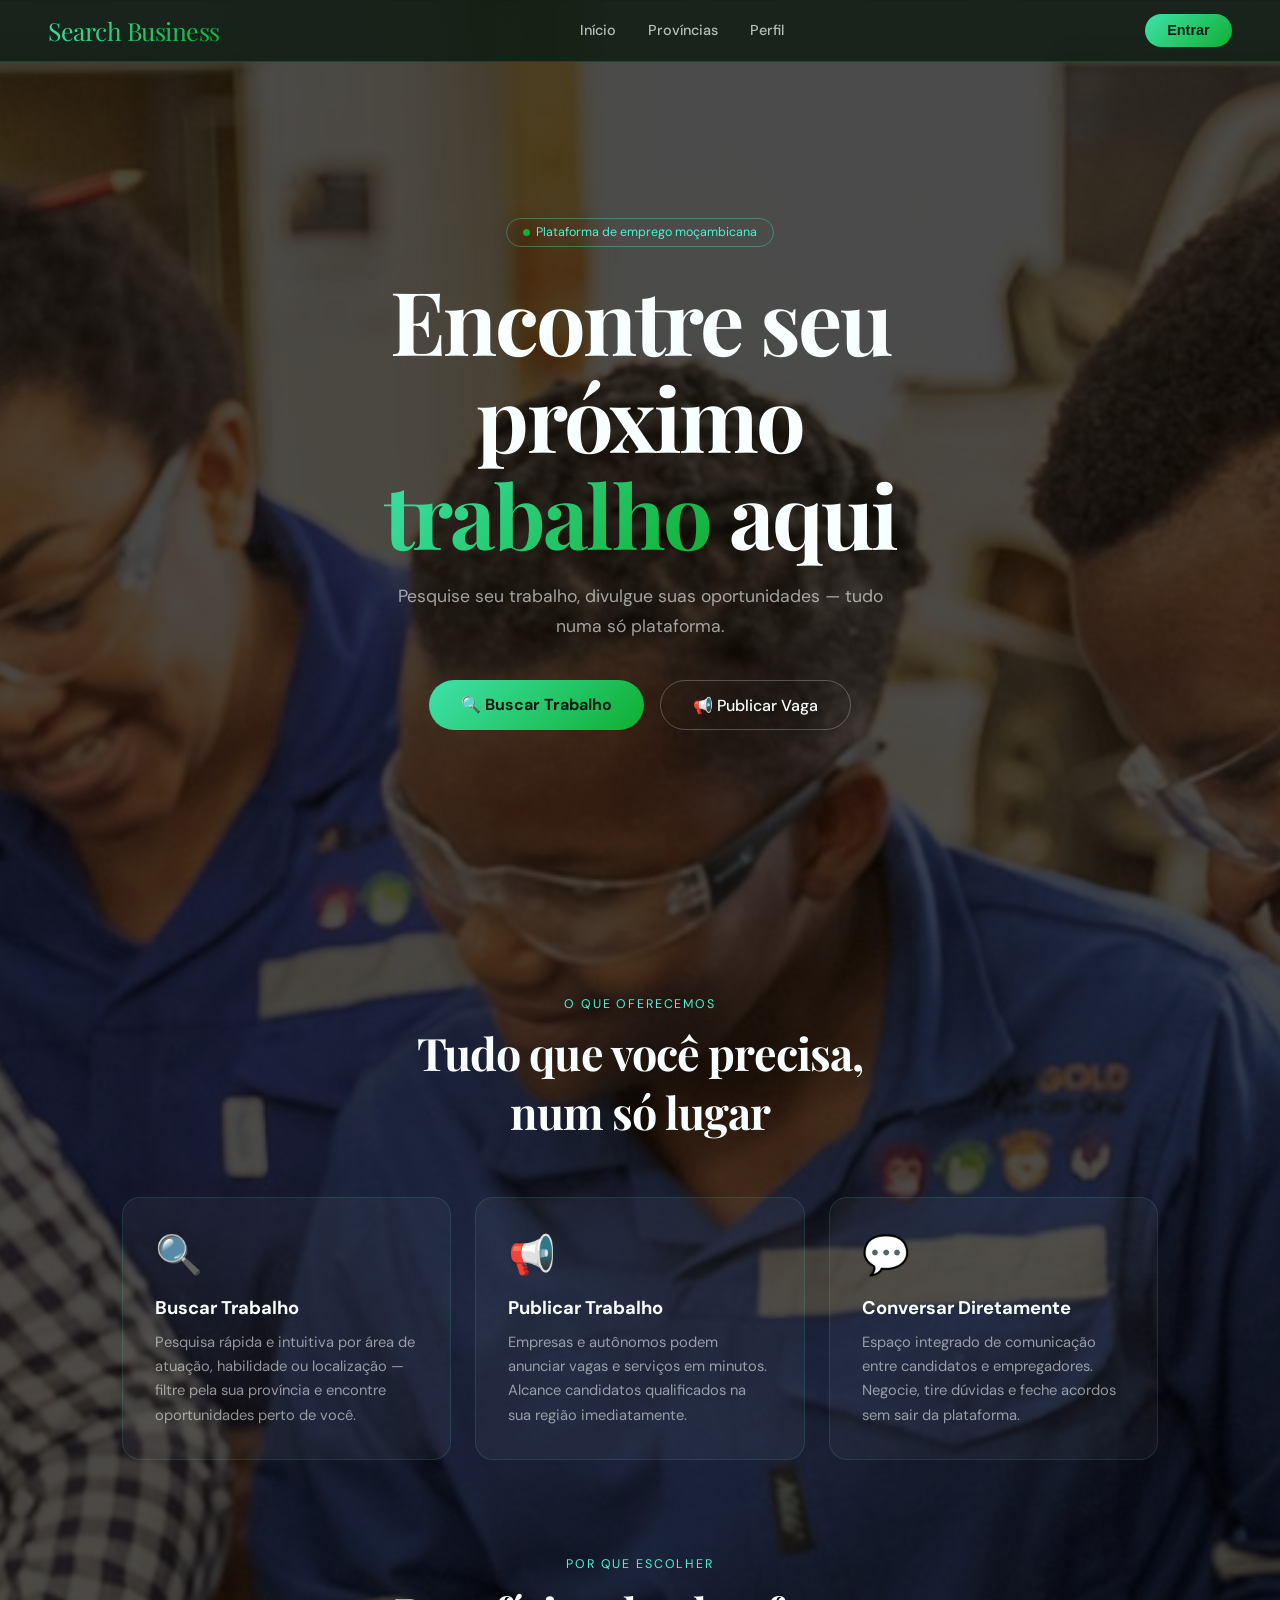
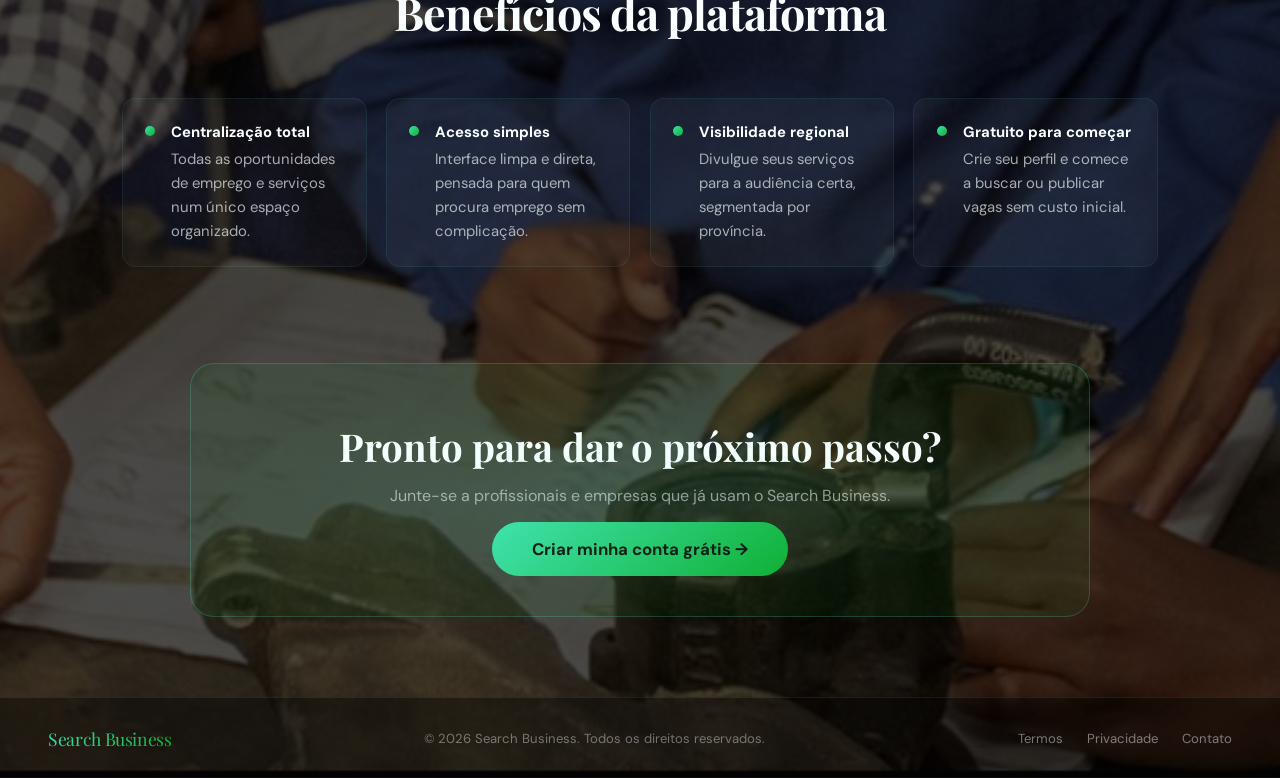
<file: index.html>
<!DOCTYPE html>
<html lang="pt-br">
<head>
  <meta charset="UTF-8">
  <meta name="viewport" content="width=device-width, initial-scale=1.0">
  <title>Search Business – Pesquise seu trabalho</title>
  <link href="https://fonts.googleapis.com/css2?family=Playfair+Display:wght@700;900&family=DM+Sans:wght@300;400;500;600&display=swap" rel="stylesheet">
  <style>
    *, *::before, *::after { margin: 0; padding: 0; box-sizing: border-box; }

    :root {
      --verde-vivo: #0faf32;
      --ciano:      #4df1d0;
      --azul-btn:   #0073ff;
      --laranja:    #e3ac64;
      --escuro:     #0d1b12;
      --branco:     #f8fffe;
      --grad: linear-gradient(135deg, #4df1d0 -30%, #0faf32 100%);
    }

    html { scroll-behavior: smooth; }

    body {
      font-family: 'DM Sans', sans-serif;
      background-image: url(fundo\ web_2-1-2026_15455_search67.com.jpeg);
      background-size: cover;
      background-position: center;
      background-color: rgba(0,0,0,0.7);
      background-blend-mode: multiply;
      color: var(--branco);
      overflow-x: hidden;
    }

    /*  HEADER */
    header {
      position: fixed; top: 0; left: 0; width: 100%;
      z-index: 100;
      display: flex; align-items: center; justify-content: space-between;
      padding: 0.85rem 3rem;
      background: rgba(13,27,18,0.82);
      backdrop-filter: blur(14px);
      border-bottom: 1px solid rgba(77,241,208,0.15);
    }

    .logo-text {
      font-family: 'Playfair Display', serif;
      font-size: 1.55rem;
      background: var(--grad);
      -webkit-background-clip: text;
      -webkit-text-fill-color: transparent;
      letter-spacing: -0.02em;
    }

    nav { display: flex; gap: 2rem; list-style: none; }
    nav a {
      color: rgba(248,255,254,0.7);
      text-decoration: none;
      font-size: 0.9rem;
      font-weight: 500;
      transition: color 0.25s;
    }
    nav a:hover { color: var(--ciano); }

    .btn-entrar {
      background: var(--grad);
      color: var(--escuro);
      border: none;
      padding: 0.55rem 1.4rem;
      border-radius: 50px;
      font-weight: 600;
      font-size: 0.9rem;
      cursor: pointer;
      transition: opacity 0.2s, transform 0.2s;
    }
    .btn-entrar:hover { opacity: 0.88; transform: scale(1.04); }

    /* ── HERO ────────────────────────────────── */
    .hero {
      min-height: 100vh;
      display: flex; flex-direction: column;
      align-items: center; justify-content: center;
      text-align: center;
      padding: 7rem 2rem 4rem;
      position: relative;
      overflow: hidden;
    }
    .badge {
      display: inline-flex; align-items: center; gap: 0.4rem;
      border: 1px solid rgba(77,241,208,0.35);
      border-radius: 50px;
      padding: 0.35rem 1rem;
      font-size: 0.78rem;
      color: var(--ciano);
      margin-bottom: 1.6rem;
      backdrop-filter: blur(6px);
      animation: fadeDown 0.7s ease both;
    }
    .badge span { width: 7px; height: 7px; border-radius: 50%; background: var(--verde-vivo); display: inline-block; animation: pulse 1.6s infinite; }

    @keyframes pulse { 0%,100%{opacity:1;transform:scale(1)} 50%{opacity:0.4;transform:scale(1.4)} }

    h1 {
      font-family: 'Playfair Display', serif;
      font-size: clamp(2.8rem, 7vw, 5.5rem);
      line-height: 1.1;
      letter-spacing: -0.03em;
      max-width: 800px;
      margin-bottom: 1.2rem;
      animation: fadeUp 0.8s 0.1s ease both;
    }
    h1 em {
      font-style: normal;
      background: var(--grad);
      -webkit-background-clip: text;
      -webkit-text-fill-color: transparent;
    }

    .slogan {
      font-size: 1.1rem;
      color: rgba(248,255,254,0.6);
      max-width: 520px;
      line-height: 1.7;
      margin-bottom: 2.4rem;
      animation: fadeUp 0.8s 0.2s ease both;
    }

    .hero-btns {
      display: flex; gap: 1rem; flex-wrap: wrap; justify-content: center;
      animation: fadeUp 0.8s 0.3s ease both;
    }

    .btn-primary {
      background: var(--grad);
      color: var(--escuro);
      border: none;
      padding: 0.85rem 2rem;
      border-radius: 50px;
      font-size: 1rem;
      font-weight: 700;
      cursor: pointer;
      transition: transform 0.2s, box-shadow 0.2s;
      text-decoration: none;
    }
    .btn-primary:hover { transform: translateY(-3px); box-shadow: 0 10px 30px rgba(15,175,50,0.35); }

    .btn-secondary {
      background: transparent;
      color: var(--branco);
      border: 1.5px solid rgba(248,255,254,0.25);
      padding: 0.85rem 2rem;
      border-radius: 50px;
      font-size: 1rem;
      font-weight: 500;
      cursor: pointer;
      transition: border-color 0.2s, color 0.2s;
      text-decoration: none;
    }
    .btn-secondary:hover { border-color: var(--ciano); color: var(--ciano); }

    /* FUNCIONALIDADES*/
    .section {
      padding: 6rem 2rem;
      max-width: 1100px;
      margin: 0 auto;
    }

    .section-label {
      text-align: center;
      font-size: 0.78rem;
      letter-spacing: 0.15em;
      text-transform: uppercase;
      color: var(--ciano);
      margin-bottom: 0.7rem;
    }

    .section-title {
      font-family: 'Playfair Display', serif;
      font-size: clamp(1.8rem, 4vw, 2.8rem);
      text-align: center;
      margin-bottom: 3.5rem;
      letter-spacing: -0.02em;
    }

    .features {
      display: grid;
      grid-template-columns: repeat(auto-fit, minmax(280px, 1fr));
      gap: 1.5rem;
    }

    .feature-card {
      background: rgba(255,255,255,0.04);
      border: 1px solid rgba(77,241,208,0.12);
      border-radius: 18px;
      padding: 2rem;
      transition: transform 0.3s, border-color 0.3s, box-shadow 0.3s;
      position: relative;
      overflow: hidden;
    }
    .feature-card::before {
      content: '';
      position: absolute; top: 0; left: 0; right: 0; height: 2px;
      background: var(--grad);
      opacity: 0;
      transition: opacity 0.3s;
    }
    .feature-card:hover { transform: translateY(-8px); border-color: rgba(77,241,208,0.35); box-shadow: 0 20px 50px rgba(0,0,0,0.3); }
    .feature-card:hover::before { opacity: 1; }

    .feature-icon {
      font-size: 2.4rem;
      margin-bottom: 1rem;
      display: block;
    }

    .feature-card h3 {
      font-size: 1.15rem;
      font-weight: 700;
      margin-bottom: 0.6rem;
      color: var(--branco);
    }

    .feature-card p {
      font-size: 0.92rem;
      color: rgba(248,255,254,0.55);
      line-height: 1.65;
    }

    /* BENEFÍCIOS */
    .benefits-grid {
      display: grid;
      grid-template-columns: repeat(auto-fit, minmax(240px, 1fr));
      gap: 1.2rem;
    }

    .benefit {
      display: flex; align-items: flex-start; gap: 1rem;
      background: rgba(255,255,255,0.03);
      border: 1px solid rgba(77,241,208,0.08);
      border-radius: 14px;
      padding: 1.4rem;
    }

    .benefit-dot {
      width: 10px; height: 10px; border-radius: 50%;
      background: var(--grad);
      flex-shrink: 0;
      margin-top: 5px;
    }

    .benefit p { font-size: 0.93rem; color: rgba(248,255,254,0.65); line-height: 1.6; }
    .benefit strong { color: var(--branco); display: block; margin-bottom: 0.2rem; }

    /* Card : Pronto? */
    .cta-strip {
      margin: 2rem auto 5rem;
      max-width: 900px;
      background: rgba(15,175,50,0.08);
      border: 1px solid rgba(77,241,208,0.2);
      border-radius: 24px;
      padding: 3.5rem 3rem;
      text-align: center;
      position: relative;
      overflow: hidden;
    }
    .cta-strip::after {
      content: '';
      position: absolute; inset: 0;
      background: radial-gradient(ellipse 70% 60% at 50% 50%, rgba(77,241,208,0.07) 0%, transparent 70%);
      pointer-events: none;
    }

    .cta-strip h2 {
      font-family: 'Playfair Display', serif;
      font-size: clamp(1.6rem, 3.5vw, 2.4rem);
      margin-bottom: 0.8rem;
    }
    .cta-strip p { color: rgba(248,255,254,0.55); margin-bottom: 2rem; font-size: 1rem; }

    /*  FOOTER  */
    footer {
      background: rgba(0,0,0,0.4);
      border-top: 1px solid rgba(77,241,208,0.1);
      padding: 1.8rem 3rem;
      display: flex; align-items: center; justify-content: space-between;
      flex-wrap: wrap; gap: 1rem;
    }

    footer .logo-text { font-size: 1.1rem; }
    footer p { font-size: 0.82rem; color: rgba(248,255,254,0.4); }

    .footer-links { display: flex; gap: 1.5rem; }
    .footer-links a { font-size: 0.82rem; color: rgba(248,255,254,0.45); text-decoration: none; transition: color 0.2s; }
    .footer-links a:hover { color: var(--ciano); }

    /* ANIMATIONS */
    @keyframes fadeDown { from{opacity:0;transform:translateY(-16px)} to{opacity:1;transform:translateY(0)} }
    @keyframes fadeUp   { from{opacity:0;transform:translateY(24px)}  to{opacity:1;transform:translateY(0)} }

  </style>
</head>
<body>

  <!-- HEADER -->
  <header>
    <span class="logo-text">Search Business</span>
    <nav>
      <a href="log.html">Início</a>
      <a href="log.html">Províncias</a>
      <a href="log.html">Perfil</a>
    </nav>
    <button class="btn-entrar" onclick="window.location.href='log.html'">Entrar</button>
  </header>

  <!-- HERO -->
  <section class="hero">
    <div class="grid-bg"></div>
    <div class="badge"><span></span> Plataforma de emprego moçambicana</div>
    <h1>Encontre seu próximo<br><em>trabalho</em> aqui</h1>
    <p class="slogan">Pesquise seu trabalho, divulgue suas oportunidades — tudo numa só plataforma.</p>
    <div class="hero-btns">
      <a href="log.html" class="btn-primary">🔍 Buscar Trabalho</a>
      <a href="log.html" class="btn-secondary">📢 Publicar Vaga</a>
    </div>
  </section>

  <!-- FUNCIONALIDADES -->
  <section class="section">
    <p class="section-label">O que oferecemos</p>
    <h2 class="section-title">Tudo que você precisa,<br>num só lugar</h2>
    <div class="features">
      <div class="feature-card">
        <span class="feature-icon">🔍</span>
        <h3>Buscar Trabalho</h3>
        <p>Pesquisa rápida e intuitiva por área de atuação, habilidade ou localização — filtre pela sua província e encontre oportunidades perto de você.</p>
      </div>
      <div class="feature-card">
        <span class="feature-icon">📢</span>
        <h3>Publicar Trabalho</h3>
        <p>Empresas e autônomos podem anunciar vagas e serviços em minutos. Alcance candidatos qualificados na sua região imediatamente.</p>
      </div>
      <div class="feature-card">
        <span class="feature-icon">💬</span>
        <h3>Conversar Diretamente</h3>
        <p>Espaço integrado de comunicação entre candidatos e empregadores. Negocie, tire dúvidas e feche acordos sem sair da plataforma.</p>
      </div>
    </div>
  </section>

  <!-- BENEFÍCIOS -->
  <section class="section" style="padding-top:0">
    <p class="section-label">Por que escolher</p>
    <h2 class="section-title">Benefícios da plataforma</h2>
    <div class="benefits-grid">
      <div class="benefit">
        <div class="benefit-dot"></div>
        <p><strong>Centralização total</strong>Todas as oportunidades de emprego e serviços num único espaço organizado.</p>
      </div>
      <div class="benefit">
        <div class="benefit-dot"></div>
        <p><strong>Acesso simples</strong>Interface limpa e direta, pensada para quem procura emprego sem complicação.</p>
      </div>
      <div class="benefit">
        <div class="benefit-dot"></div>
        <p><strong>Visibilidade regional</strong>Divulgue seus serviços para a audiência certa, segmentada por província.</p>
      </div>
      <div class="benefit">
        <div class="benefit-dot"></div>
        <p><strong>Gratuito para começar</strong>Crie seu perfil e comece a buscar ou publicar vagas sem custo inicial.</p>
      </div>
    </div>
  </section>

  <!-- Card : Pronto?-->
  <div class="cta-strip" style="margin: 0 auto 5rem; max-width:900px; padding:3.5rem 2rem;">
    <h2>Pronto para dar o próximo passo?</h2>
    <p>Junte-se a profissionais e empresas que já usam o Search Business.</p>
    <a href="log.html" class="btn-primary" style="font-size:1.05rem; padding:1rem 2.5rem;">Criar minha conta grátis →</a>
  </div>

  <!-- FOOTER -->
  <footer>
    <span class="logo-text">Search Business</span>
    <p>© <span id="ano"></span> Search Business. Todos os direitos reservados.</p>
    <div class="footer-links">
      <a href="#">Termos</a>
      <a href="#">Privacidade</a>
      <a href="#">Contato</a>
    </div>
  </footer>

  <script>
    document.getElementById('ano').textContent = new Date().getFullYear();
  </script>
</body>
</html>
</file>
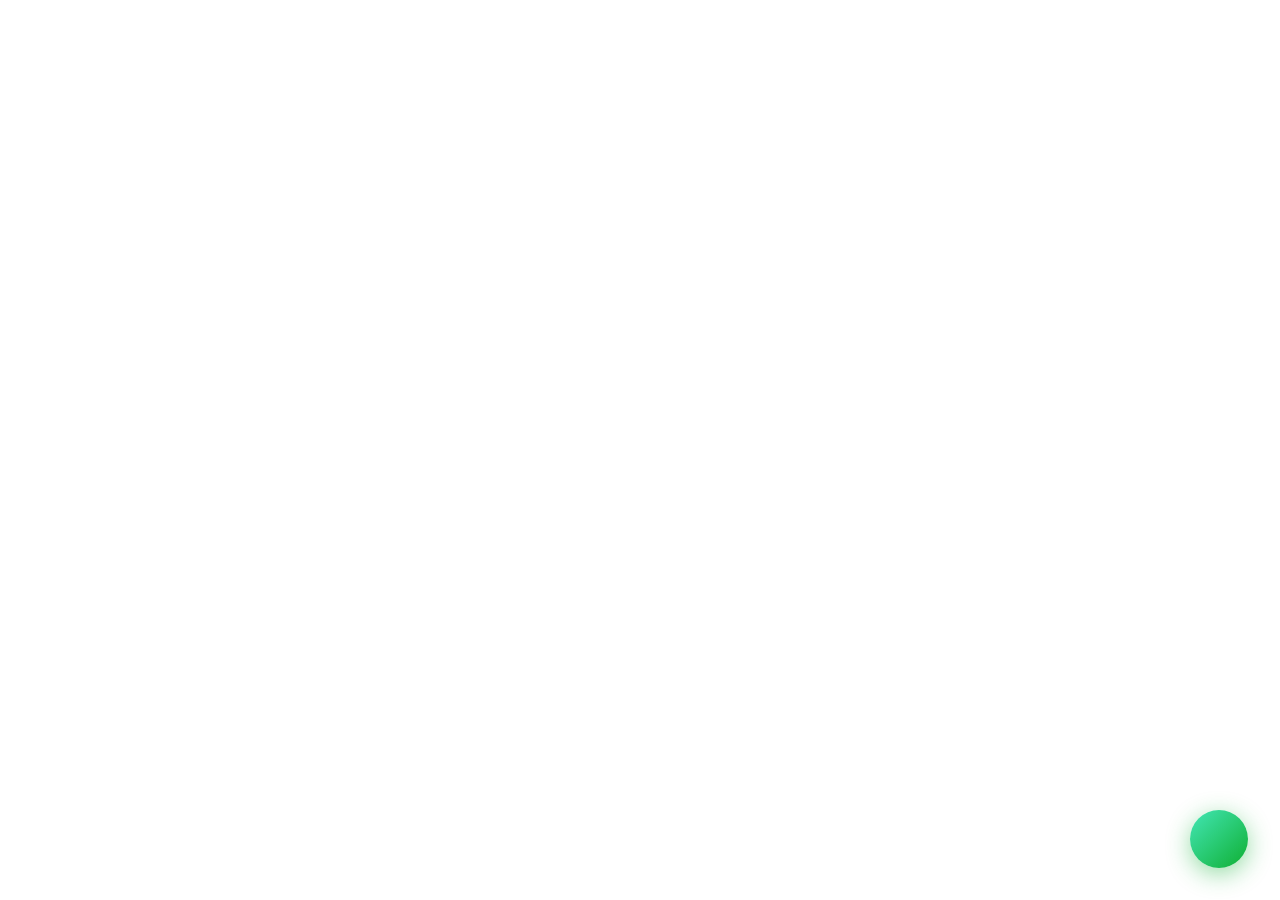
<file: btnConversas.html>
<!DOCTYPE html>
<html lang="en">
<head>
    <meta charset="UTF-8">
    <meta name="viewport" content="width=device-width, initial-scale=1.0">
    <title>SB-conversas</title>
    <link rel="stylesheet" href="btnConversas.css">
</head>
<body>
    <!-- BOTÃO FLUTUANTE CONVERSAS -->
<div id="fab-chat" onclick="window.location.href='Conversas.html'">
  <i class="fa-solid fa-comments"></i>
  <span class="fab-badge" id="fabBadge" style="display:none">0</span>
</div>
<script src="fab.js"></script>
    
</body>
</html>
</file>
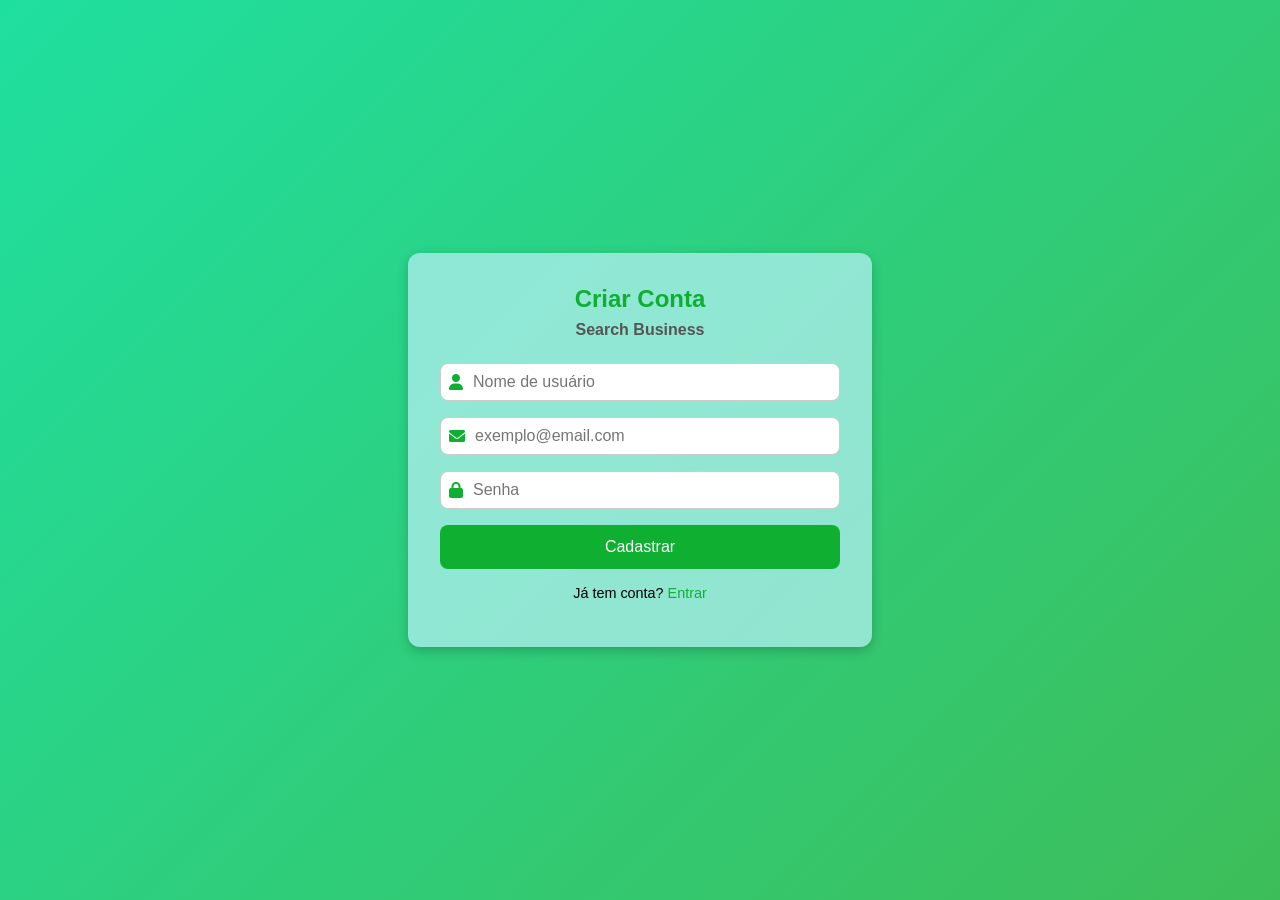
<file: cadrastro.html>
<!DOCTYPE html>
<html lang="pt-BR">
<head>
  <meta charset="UTF-8">
  <meta name="viewport" content="width=device-width, initial-scale=1.0">
  <title>Cadastro</title>
  <link rel="stylesheet" href="cadastro.css">
  <!-- Font Awesome -->
  <link rel="stylesheet" href="https://cdnjs.cloudflare.com/ajax/libs/font-awesome/6.0.0/css/all.min.css">
</head>
<body>
  <div class="hero">
    <div class="header">
      <h1>Criar Conta</h1>
      <h2>Search Business</h2>
    </div>
    <div class="formulario">
      <form id="cadastroForm">
        
        <!-- Usuário -->
        <div class="input-icon">
          <i class="fa fa-user"></i>
          <input type="text" id="users" placeholder="Nome de usuário" required>
        </div>

        <!-- Email -->
        <div class="input-icon">
          <i class="fa fa-envelope"></i>
          <input type="email" id="emal" placeholder="exemplo@email.com" required>
        </div>

        <!-- Senha -->
        <div class="input-icon">
          <i class="fa fa-lock"></i>
          <input type="password" id="senha" placeholder="Senha" required>
        </div>

        <button type="submit">Cadastrar</button>
      </form>
      <p>Já tem conta? <a href="log.html">Entrar</a></p>
    </div>
  </div>
<script src="cadastro.js"></script>
</body>
</html>
</file>
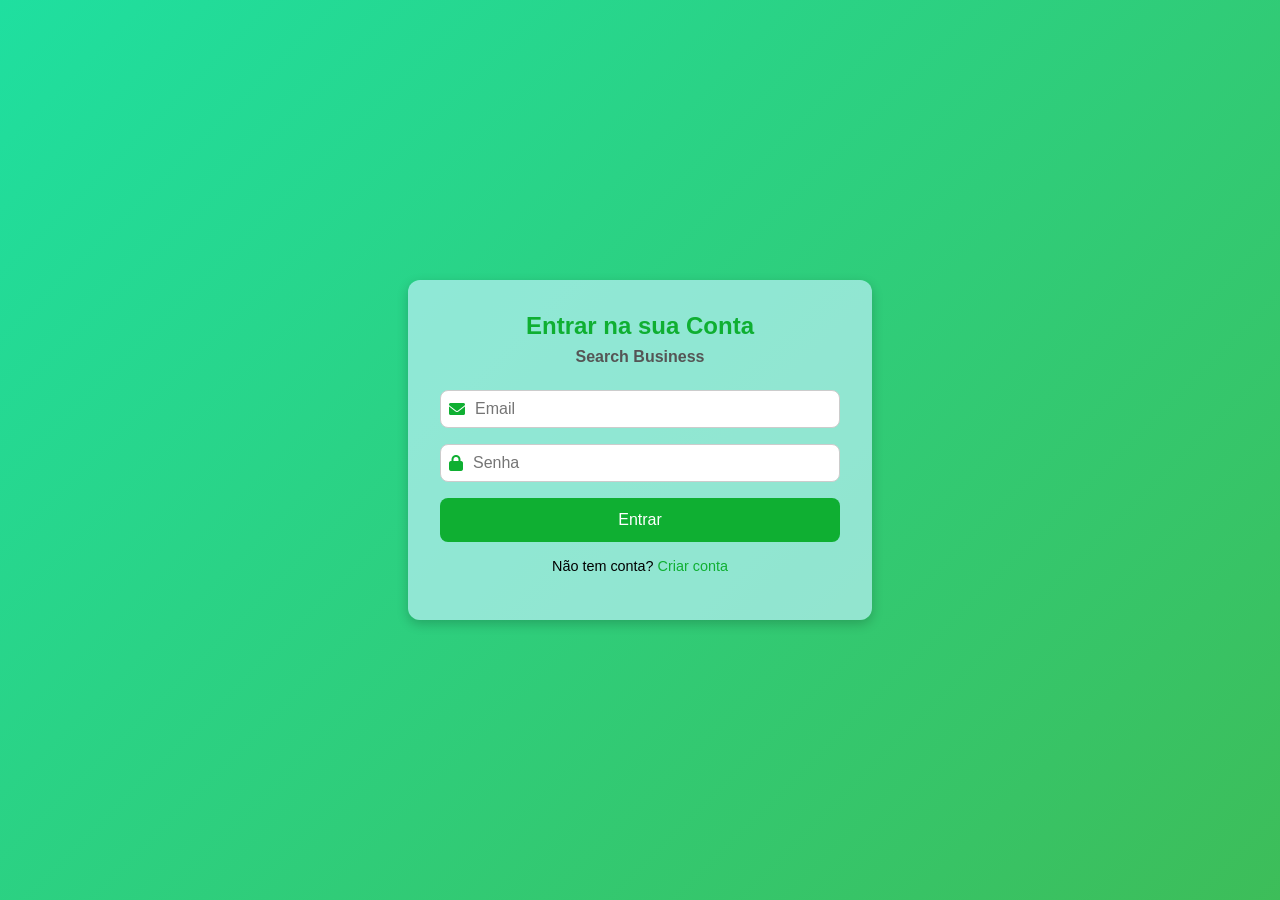
<file: entrada.html>
<!DOCTYPE html>
<html lang="pt-BR">
<head>
<meta charset="UTF-8">
<title>Boas-vindas</title>
<link rel="stylesheet" href="entrada.css">
</head>
<body>
  <div class="container">
    <div id="welcomeMsg" class="welcome"></div>
    <div class="sub">Ao seu ao nosso Search Business</div>
    <div class="spinner"></div>
  </div>

<script>
  // Recupera usuário logado
  const usuarioLogado = JSON.parse(localStorage.getItem("usuarioLogado"));

  if(usuarioLogado){
    // Mensagem personalizada com efeito typewriter
    document.getElementById("welcomeMsg").textContent = 
      "Seja bem-vindo, " + usuarioLogado.nome;

    // Após alguns segundos, redireciona para página principal
    setTimeout(function(){
      window.location.href = "inicio.html";
    }, 6000);
  } else {
    // Se não houver login, volta para página de login
    window.location.href = "log.html";
  }
</script>
</body>
</html>
</file>
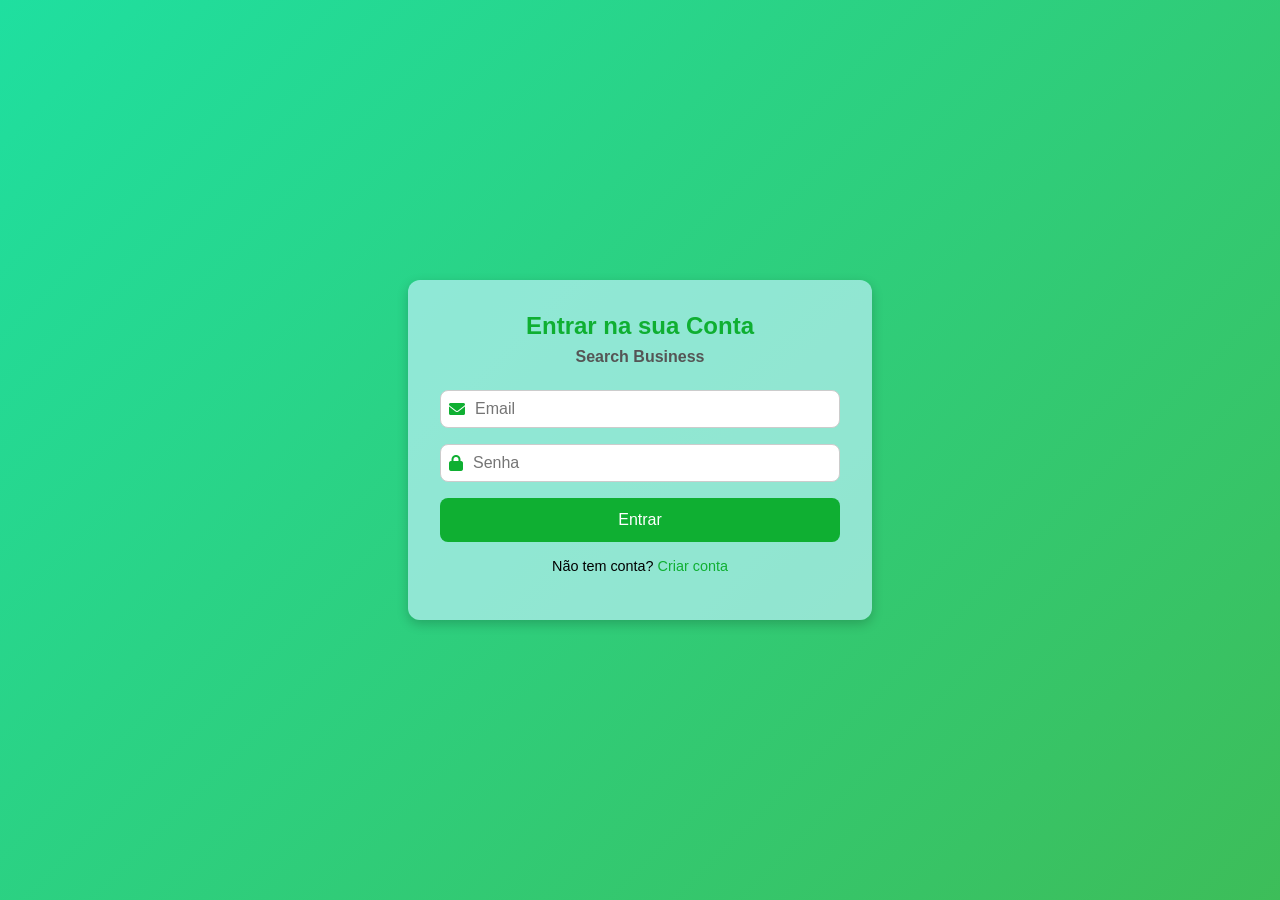
<file: log.html>
<!DOCTYPE html>
<html lang="pt-BR">
<head>
  <meta charset="UTF-8">
  <meta name="viewport" content="width=device-width, initial-scale=1.0">
  <title>Login</title>
  <link rel="stylesheet" href="log.css">
  <!-- Font Awesome -->
  <link rel="stylesheet" href="https://cdnjs.cloudflare.com/ajax/libs/font-awesome/6.0.0/css/all.min.css">
</head>
<body>
  <div class="hero">
    <div class="header">
      <h1>Entrar na sua Conta</h1>
      <h2>Search Business</h2>
    </div>
    <div class="formulario">
      <form id="loginForm">
        
        <!-- Email -->
        <div class="input-icon">
          <i class="fa fa-envelope"></i>
          <input type="text" id="loginEmail" placeholder="Email" required>
        </div>

        <!-- Senha -->
        <div class="input-icon">
          <i class="fa fa-lock"></i>
          <input type="password" id="loginSenha" placeholder="Senha" required>
        </div>

        <button type="submit">Entrar</button>
        <p>Não tem conta? <a href="cadrastro.html">Criar conta</a></p>
      </form>
    </div>
  </div>
<script src="log.js"></script>
</body>
</html>
</file>
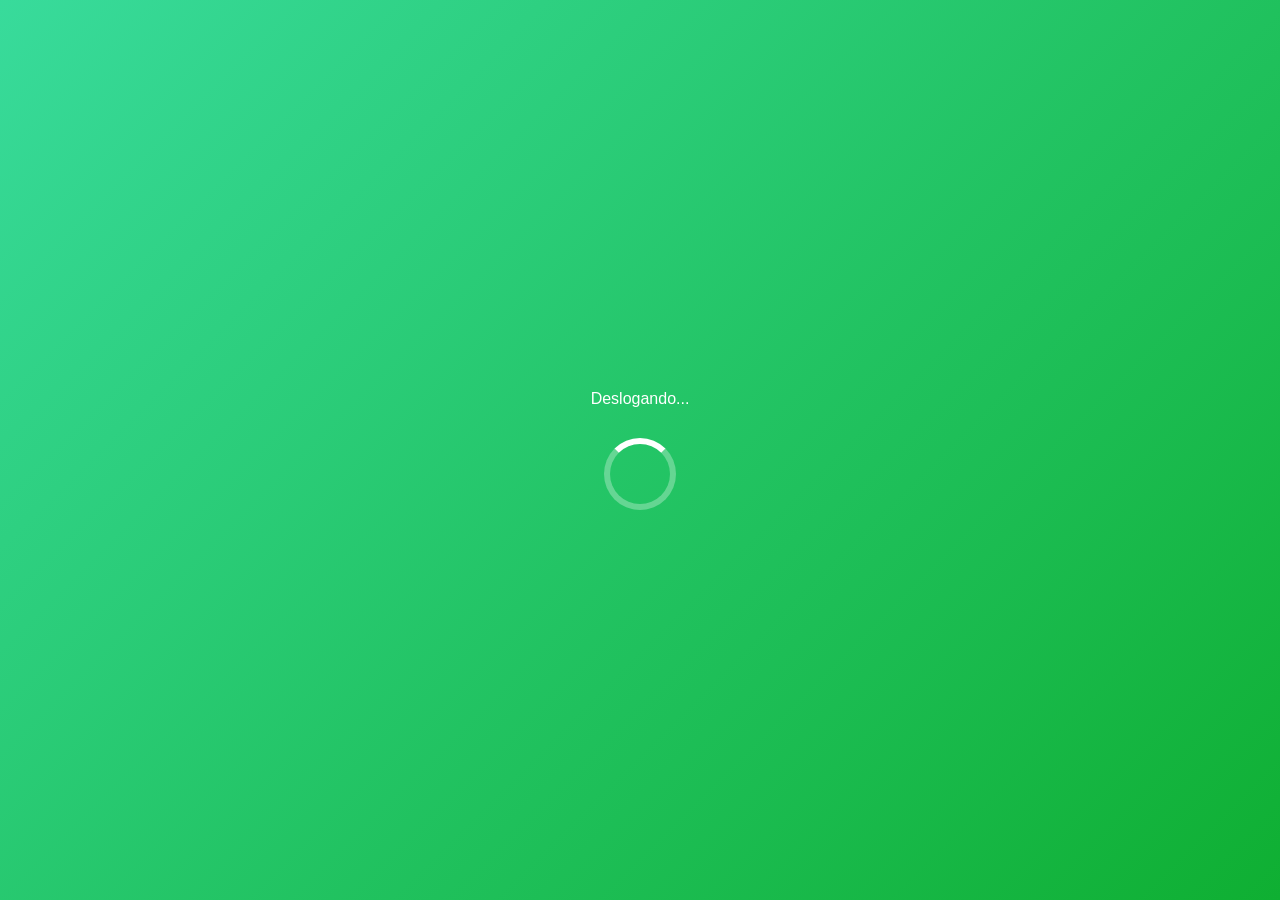
<file: saida.html>
<!DOCTYPE html>
<html lang="pt-BR">
<head>
<meta charset="UTF-8">
<title>Logout</title>
<link rel="stylesheet" href="entrada.css">
</head>
<body>
  <div class="container">
    <div class="logoutMsg">Deslogando...</div>
    <div class="spinner"></div>
  </div>

<script>
  // Mostra animação de logout e depois redireciona
  setTimeout(function(){
    window.location.href = "index.html"; // volta para login
  }, 3000); // metade do tempo da entrada (entrada era 6s, aqui 3s)
</script>
</body>
</html>
</file>
<file: btnConversas.css>
/* ── BOTÃO FLUTUANTE ── */
#fab-chat {
  position: fixed;
  bottom: 2rem;
  right: 2rem;
  width: 58px;
  height: 58px;
  border-radius: 50%;
  background: linear-gradient(135deg, #4df1d0 -20%, #0faf32 100%);
  color: #0d1b12;
  font-size: 1.4rem;
  display: flex;
  align-items: center;
  justify-content: center;
  cursor: pointer;
  z-index: 999;
  box-shadow: 0 6px 24px rgba(15,175,50,0.45);
  transition: transform 0.2s, box-shadow 0.2s;
  animation: fabEntrada 0.5s ease both;
}
#fab-chat:hover {
  transform: scale(1.12) translateY(-3px);
  box-shadow: 0 12px 32px rgba(15,175,50,0.55);
}
#fab-chat:active {
  transform: scale(0.95);
}

/* badge de não lidas */
.fab-badge {
  position: absolute;
  top: -4px;
  right: -4px;
  background: #ff4b5c;
  color: white;
  font-size: 0.68rem;
  font-weight: 700;
  min-width: 20px;
  height: 20px;
  border-radius: 50px;
  display: flex;
  align-items: center;
  justify-content: center;
  padding: 0 4px;
  border: 2px solid #0d1b12;
  font-family: 'DM Sans', sans-serif;
}

/* animação de entrada */
@keyframes fabEntrada {
  from { opacity: 0; transform: scale(0.5) translateY(20px); }
  to   { opacity: 1; transform: scale(1) translateY(0); }
}

/* pulsar quando há mensagens não lidas */
#fab-chat.tem-novas {
  animation: fabPulse 1.5s infinite;
}
@keyframes fabPulse {
  0%, 100% { box-shadow: 0 6px 24px rgba(15,175,50,0.45); }
  50%       { box-shadow: 0 6px 36px rgba(15,175,50,0.8); }
}
</file>
<file: cadastro.css>
/* Fundo com gradiente */
body {
  margin: 0;
  padding: 0;
  font-family: Arial, sans-serif;
  height: 100vh;
  display: flex;
  justify-content: center;
  align-items: center;
  background: linear-gradient(135deg, #10f0c3 -50%, #36bb53f6 100%);
}

/* Container principal */
.hero {
  background: rgba(181, 240, 243, 0.731);
  padding: 2rem;
  border-radius: 12px;
  box-shadow: 0 4px 12px rgba(0,0,0,0.2);
  width: 100%;
  max-width: 400px;
}

/* Cabeçalho */
.header h1 {
  margin: 0;
  font-size: 1.5rem;
  color: #0faf32;
  text-align: center;
}

.header h2 {
  margin: 0.5rem 0 1.5rem;
  font-size: 1rem;
  text-align: center;
  color: #555;
}

/* Formulário */
.formulario {
  display: flex;
  flex-direction: column;
}

.input-icon {
  display: flex;
  align-items: center;
  margin-bottom: 1rem;
  border: 1px solid #ccc;
  border-radius: 8px;
  padding: 0.5rem;
  background: #fff;
}

.input-icon i {
  margin-right: 0.5rem;
  color: #0faf32;
}

.input-icon input {
  border: none;
  outline: none;
  flex: 1;
  font-size: 1rem;
}

/* Botão */
button {
  width: 100%;
  padding: 0.8rem;
  background-color: #0faf32;
  border: none;
  border-radius: 8px;
  color: white;
  font-size: 1rem;
  cursor: pointer;
  transition: background 0.3s ease;
}

button:hover {
  background-color: #0c8f28;
}

/* Link extra */
p {
  text-align: center;
  margin-top: 1rem;
  font-size: 0.9rem;
}

p a {
  color: #0faf32;
  text-decoration: none;
}
</file>
<file: entrada.css>
body {
    margin: 0;
    height: 100vh;
    display: flex;
    align-items: center;
    justify-content: center;
    background: linear-gradient(135deg, #4df1d0 -50%, #0faf32 100%);
    font-family: 'Arial', sans-serif;
    color: white;
    text-align: center;
}

  .container {
    display: flex;
    flex-direction: column;
    align-items: center;   /* centraliza horizontalmente */
    justify-content: center; /* centraliza verticalmente */
}

  /* Texto principal com efeito "typewriter" */
  .welcome {
    font-size: clamp(1.5em, 4vw, 3em);
    white-space: nowrap;
    overflow: hidden;
    border-right: 3px solid white;
    width: 0;
    animation: typing 3s steps(40, end) forwards, blink 0.7s infinite;
}

  @keyframes typing {
    from { width: 0; }
    to { width: 100%; }
}

  @keyframes blink {
    50% { border-color: transparent; }
}

  /* Subtexto com fade-in */
  .sub {
    font-size: clamp(1em, 2.5vw, 1.5em);
    margin-top: 15px;
    opacity: 0;
    animation: fadeIn 2s forwards;
    animation-delay: 3s;
}

  @keyframes fadeIn {
    from { opacity: 0; }
    to { opacity: 1; }
}

  /* Spinner centralizado */
  .spinner {
    margin-top: 30px;
    width: 60px;
    height: 60px;
    border: 6px solid rgba(255, 255, 255, 0.3);
    border-top: 6px solid #fff;
    border-radius: 50%;
    animation: spin 1s linear infinite;
}

  @keyframes spin {
    0% { transform: rotate(0deg); }
    100% { transform: rotate(360deg); }
}
</file>
<file: log.css>
/* Fundo com gradiente */
body {
  margin: 0;
  padding: 0;
  font-family: Arial, sans-serif;
  height: 100vh;
  display: flex;
  justify-content: center;
  align-items: center;
   background: linear-gradient(135deg, #10f0c3 -50%, #36bb53f6 100%);
}

/* Container principal */
.hero {
  background: rgba(181, 240, 243, 0.731);
  padding: 2rem;
  border-radius: 12px;
  box-shadow: 0 4px 12px rgba(0,0,0,0.2);
  width: 100%;
  max-width: 400px;
}

/* Cabeçalho */
.header h1 {
  margin: 0;
  font-size: 1.5rem;
  color: #0faf32;
  text-align: center;
}

.header h2 {
  margin: 0.5rem 0 1.5rem;
  font-size: 1rem;
  text-align: center;
  color: #555;
}

/* Formulário */
.formulario {
  display: flex;
  flex-direction: column;
}

.input-icon {
  display: flex;
  align-items: center;
  margin-bottom: 1rem;
  border: 1px solid #ccc;
  border-radius: 8px;
  padding: 0.5rem;
  background: #fff;
}

.input-icon i {
  margin-right: 0.5rem;
  color: #0faf32;
}

.input-icon input {
  border: none;
  outline: none;
  flex: 1;
  font-size: 1rem;
}

/* Botão */
button {
  width: 100%;
  padding: 0.8rem;
  background-color: #0faf32;
  border: none;
  border-radius: 8px;
  color: white;
  font-size: 1rem;
  cursor: pointer;
  transition: background 0.3s ease;
}

button:hover {
  background-color: #0c8f28;
}

/* Link extra */
p {
  text-align: center;
  margin-top: 1rem;
  font-size: 0.9rem;
}

p a {
  color: #0faf32;
  text-decoration: none;
}
</file>
